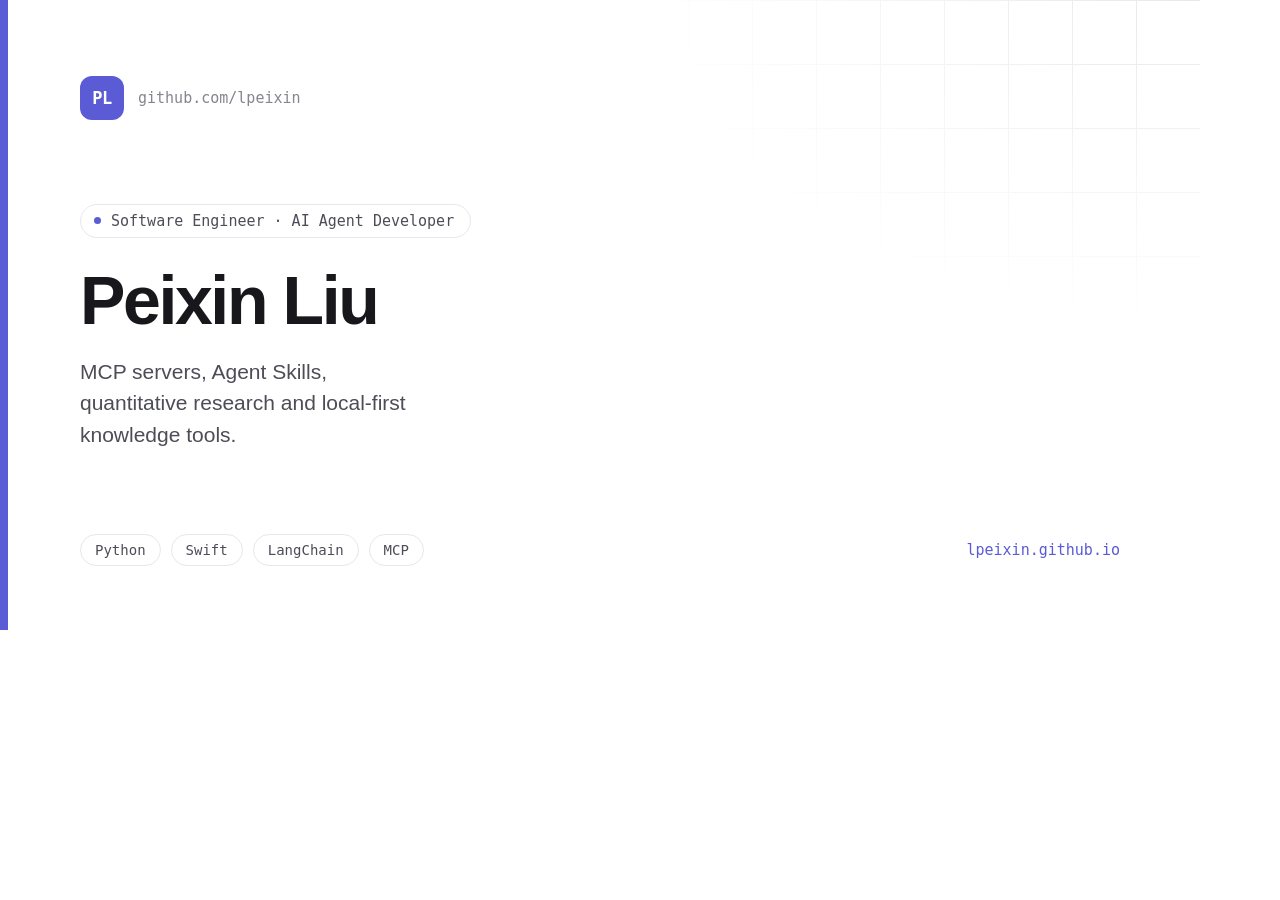
<file: assets/og-card.html>
<!DOCTYPE html>
<html lang="zh-Hans">
<head>
<meta charset="utf-8">
<title>OG card · 用无头浏览器截成 assets/og.png（1200×630）</title>
<style>
  /* 这个文件不参与站点页面，只用来生成 assets/og.png。
     改完重新截图即可：见 README「社交分享卡片」一节。 */
  * { margin: 0; padding: 0; box-sizing: border-box; }
  html, body { width: 1200px; height: 630px; overflow: hidden; }

  body {
    position: relative;
    display: flex;
    flex-direction: column;
    justify-content: space-between;
    padding: 76px 80px 64px;
    background: #ffffff;
    color: #17171c;
    font-family: -apple-system, BlinkMacSystemFont, "Segoe UI", "PingFang SC",
                 "Noto Sans SC", "Microsoft YaHei", sans-serif;
    -webkit-font-smoothing: antialiased;
  }

  /* 右上角极轻的网格，和站内首屏呼应 */
  .grid {
    position: absolute;
    inset: 0 0 auto auto;
    width: 640px;
    height: 460px;
    background-image:
      linear-gradient(to right, #e8e8ec 1px, transparent 1px),
      linear-gradient(to bottom, #e8e8ec 1px, transparent 1px);
    background-size: 64px 64px;
    -webkit-mask-image: radial-gradient(120% 100% at 100% 0%, #000 0%, transparent 72%);
    mask-image: radial-gradient(120% 100% at 100% 0%, #000 0%, transparent 72%);
  }

  .top { position: relative; display: flex; align-items: center; gap: 14px; }

  .mark {
    width: 44px; height: 44px;
    display: grid; place-items: center;
    border-radius: 12px;
    background: #5b5bd6;
    color: #fff;
    font-family: ui-monospace, SFMono-Regular, Menlo, monospace;
    font-size: 17px; font-weight: 700; letter-spacing: -0.5px;
  }
  .handle {
    font-family: ui-monospace, SFMono-Regular, Menlo, monospace;
    font-size: 15px; color: #85858f;
  }

  .mid { position: relative; }

  .role {
    display: inline-flex; align-items: center; gap: 10px;
    padding: 7px 16px 7px 13px;
    border: 1px solid #e8e8ec;
    border-radius: 999px;
    font-family: ui-monospace, SFMono-Regular, Menlo, monospace;
    font-size: 15px; color: #4d4d58;
    margin-bottom: 26px;
  }
  .role i { width: 7px; height: 7px; border-radius: 50%; background: #5b5bd6; }

  h1 {
    font-size: 68px;
    line-height: 1.06;
    letter-spacing: -0.035em;
    font-weight: 700;
  }

  .sub {
    margin-top: 20px;
    font-size: 21px;
    line-height: 1.5;
    color: #4d4d58;
    max-width: 30ch;
  }

  .bot {
    position: relative;
    display: flex;
    align-items: center;
    gap: 10px;
  }
  .tag {
    padding: 7px 14px;
    border: 1px solid #e8e8ec;
    border-radius: 999px;
    font-family: ui-monospace, SFMono-Regular, Menlo, monospace;
    font-size: 14px;
    color: #4d4d58;
  }
  .url {
    margin-left: auto;
    font-family: ui-monospace, SFMono-Regular, Menlo, monospace;
    font-size: 15px;
    color: #5b5bd6;
  }

  /* 左侧强调色竖条 */
  .bar {
    position: absolute;
    left: 0; top: 0; bottom: 0;
    width: 8px;
    background: #5b5bd6;
  }
</style>
</head>
<body>
  <div class="bar"></div>
  <div class="grid"></div>

  <div class="top">
    <span class="mark">PL</span>
    <span class="handle">github.com/lpeixin</span>
  </div>

  <div class="mid">
    <span class="role"><i></i>Software Engineer · AI Agent Developer</span>
    <h1>Peixin&nbsp;Liu</h1>
    <p class="sub">MCP servers, Agent Skills, quantitative research and local-first knowledge tools.</p>
  </div>

  <div class="bot">
    <span class="tag">Python</span>
    <span class="tag">Swift</span>
    <span class="tag">LangChain</span>
    <span class="tag">MCP</span>
    <span class="url">lpeixin.github.io</span>
  </div>
</body>
</html>
</file>
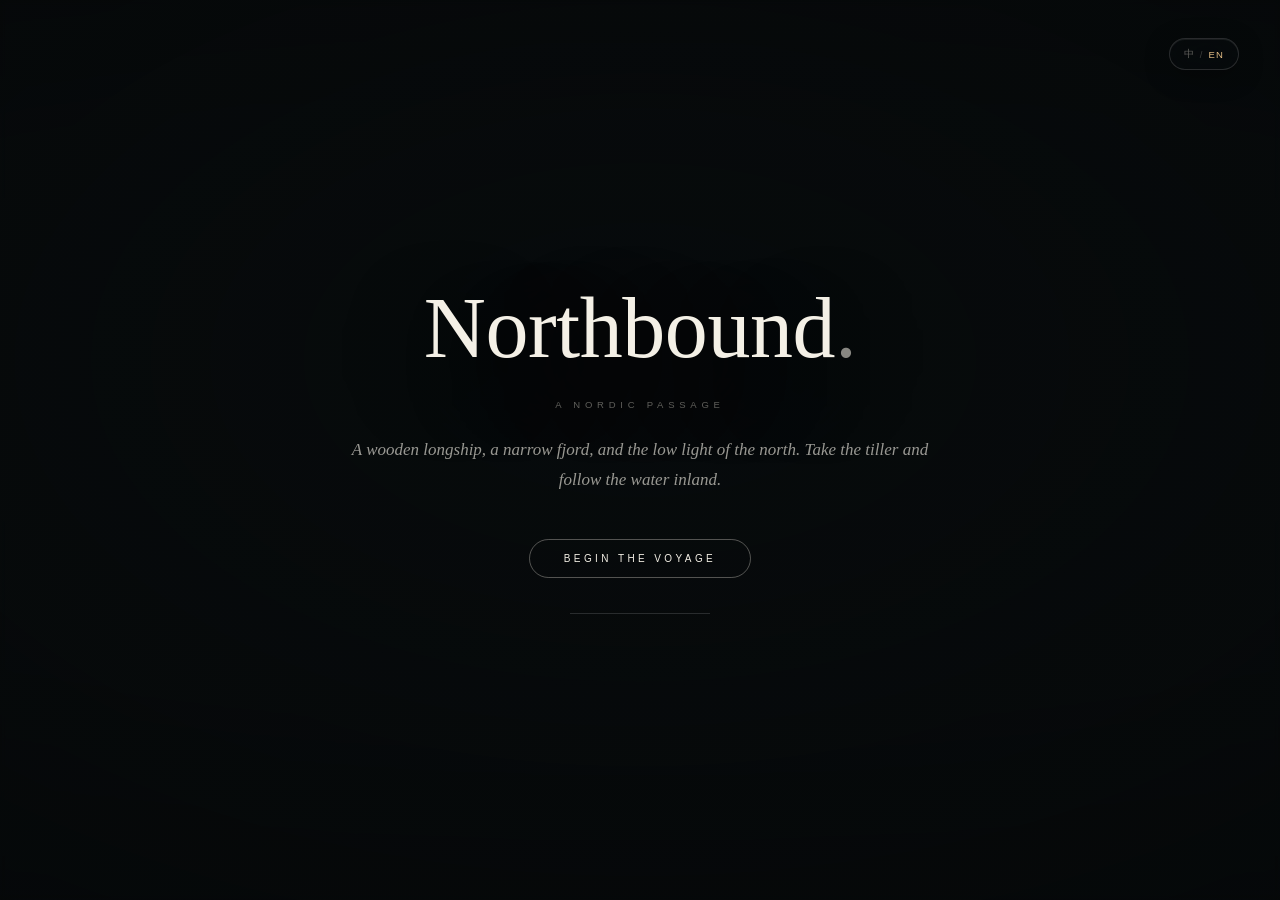
<file: playground/viking-longship-journey/src/shell.html>
<!DOCTYPE html>
<html lang="en">
<head>
<meta charset="utf-8" />
<meta name="viewport" content="width=device-width, initial-scale=1, maximum-scale=1, user-scalable=no, viewport-fit=cover" />
<title>Northbound — A Nordic Passage</title>
<meta name="description" content="An interactive 3D journey through a Nordic fjord aboard a Viking longship." />
<style>
  :root{
    --ink: #f4f0e6;
    --ink-dim: rgba(244,240,230,.62);
    --ink-faint: rgba(244,240,230,.38);
    --accent: #e3bd85;
    --glass: rgba(10,14,16,.34);
    --hair: rgba(255,255,255,.14);
    --serif: "Iowan Old Style", "Palatino Linotype", Palatino, "Book Antiqua", Georgia, "Songti SC", "STSong", "Noto Serif SC", "Source Han Serif SC", serif;
    --sans: "Helvetica Neue", "Inter", -apple-system, BlinkMacSystemFont, "Segoe UI", "PingFang SC", "Hiragino Sans GB", "Microsoft YaHei", "Noto Sans SC", Arial, sans-serif;
  }
  *{ box-sizing:border-box; -webkit-tap-highlight-color: transparent; }
  html,body{ margin:0; padding:0; height:100%; overflow:hidden; background:#070a0b; color:var(--ink); font-family:var(--sans); }
  body{ overscroll-behavior:none; }
  #c{ position:fixed; inset:0; width:100%; height:100%; display:block; touch-action:none; cursor:grab; }
  #c.dragging{ cursor:grabbing; }

  #grade{
    position:fixed; inset:0; pointer-events:none; z-index:2;
    background:
      radial-gradient(120% 90% at 50% 42%, rgba(0,0,0,0) 42%, rgba(3,6,7,.42) 100%),
      linear-gradient(to bottom, rgba(4,7,8,.28) 0%, rgba(0,0,0,0) 18%, rgba(0,0,0,0) 74%, rgba(4,7,8,.34) 100%);
    mix-blend-mode: multiply;
    opacity:.9;
  }

  #ui{ position:fixed; inset:0; z-index:3; pointer-events:none; }
  #ui > *{ pointer-events:none; }

  #brand{
    position:absolute; left:clamp(18px,3.2vw,44px); top:clamp(18px,3vw,40px);
    transition:opacity .8s ease, transform .8s ease;
  }
  #brand h1{
    font-family:var(--serif); font-weight:400; font-size:clamp(26px,3.2vw,40px);
    letter-spacing:.005em; margin:0; line-height:1;
    text-shadow:0 2px 24px rgba(0,0,0,.55), 0 1px 2px rgba(0,0,0,.4);
  }
  #brand p{
    margin:.72em 0 0 .18em; font-size:9px; letter-spacing:.46em; text-transform:uppercase;
    color:var(--ink-dim); text-shadow:0 1px 10px rgba(0,0,0,.6);
  }

  #chapter{
    position:absolute; left:clamp(18px,3.2vw,44px); bottom:clamp(104px,15vh,150px);
    opacity:0; transform:translateY(10px);
    transition:opacity 1.1s ease, transform 1.1s cubic-bezier(.2,.7,.2,1);
    max-width:min(46vw, 420px);
  }
  #chapter.show{ opacity:1; transform:none; }
  #chapter .num{
    font-size:9px; letter-spacing:.42em; text-transform:uppercase; color:var(--accent);
    display:block; margin-bottom:.9em; opacity:.9;
  }
  #chapter .ttl{
    font-family:var(--serif); font-size:clamp(19px,2.1vw,26px); line-height:1.24;
    color:rgba(248,245,237,.94); text-shadow:0 2px 18px rgba(0,0,0,.6);
  }
  #chapter .ttl em{ font-style:italic; color:rgba(248,245,237,.72); }

  #hint{
    position:absolute; left:50%; transform:translateX(-50%); bottom:clamp(88px,12vh,120px);
    font-size:9.5px; letter-spacing:.24em; text-transform:uppercase; color:var(--ink-faint);
    white-space:nowrap; transition:opacity 1.2s ease; text-shadow:0 1px 10px rgba(0,0,0,.7);
  }
  #hint b{ font-weight:400; color:var(--ink-dim); }

  #bar-wrap{
    position:absolute; left:0; right:0; bottom:0; display:flex; justify-content:center;
    padding:0 14px calc(16px + env(safe-area-inset-bottom));
    transition:opacity .5s ease, transform .5s ease;
  }
  #bar{
    pointer-events:auto;
    display:flex; align-items:center; gap:2px;
    padding:6px; border-radius:999px;
    background:var(--glass);
    border:1px solid var(--hair);
    -webkit-backdrop-filter:blur(18px) saturate(1.25);
    backdrop-filter:blur(18px) saturate(1.25);
    box-shadow:0 10px 40px rgba(0,0,0,.4), inset 0 1px 0 rgba(255,255,255,.07);
    max-width:calc(100vw - 24px); flex-wrap:wrap; justify-content:center;
  }
  .btn{
    pointer-events:auto;
    appearance:none; background:transparent; border:0; color:rgba(244,240,230,.66);
    font-family:var(--sans); font-size:9.5px; letter-spacing:.18em; text-transform:uppercase;
    height:32px; padding:0 12px; border-radius:999px; cursor:pointer;
    display:inline-flex; align-items:center; gap:7px; white-space:nowrap;
    transition:background .25s ease, color .25s ease, opacity .25s ease;
  }
  .btn:hover{ background:rgba(255,255,255,.08); color:rgba(244,240,230,.95); }
  .btn:focus-visible{ outline:1px solid rgba(227,189,133,.7); outline-offset:1px; }
  .btn.is-on{ color:var(--accent); }
  .btn.is-on::before{
    content:""; width:4px; height:4px; border-radius:50%; background:var(--accent);
    box-shadow:0 0 8px rgba(227,189,133,.8); margin-left:-1px;
  }
  .btn .ico{ width:13px; height:13px; display:block; opacity:.85; }
  .sep{ width:1px; height:18px; background:rgba(255,255,255,.12); margin:0 4px; flex:0 0 auto; }
  .lang-btn{ gap:5px; letter-spacing:.12em; }
  .lang-btn .lang-sep{ font-style:normal; opacity:.35; }
  .lang-btn [data-l]{ transition:color .25s ease, opacity .25s ease; color:var(--ink-faint); }
  html[lang^="zh"] .lang-btn [data-l="zh"],
  html[lang="en"] .lang-btn [data-l="en"]{ color:var(--accent); font-weight:500; }
  #intro-lang{
    position:absolute; top:clamp(18px,3vw,40px); right:clamp(18px,3.2vw,44px);
    background:var(--glass); border:1px solid var(--hair);
    -webkit-backdrop-filter:blur(18px) saturate(1.25); backdrop-filter:blur(18px) saturate(1.25);
    box-shadow:0 6px 24px rgba(0,0,0,.35), inset 0 1px 0 rgba(255,255,255,.07);
    padding:0 14px;
  }

  html[lang^="zh"] #brand p{ font-size:10.5px; letter-spacing:.38em; }
  html[lang^="zh"] #chapter .num{ font-size:10.5px; letter-spacing:.32em; }
  html[lang^="zh"] #chapter .ttl em{ font-style:normal; }
  html[lang^="zh"] #hint{ font-size:11px; letter-spacing:.16em; }
  html[lang^="zh"] .btn{ font-size:11px; letter-spacing:.1em; }
  html[lang^="zh"] #intro .sub{ font-size:11px; letter-spacing:.42em; }
  html[lang^="zh"] #intro .lede{ font-style:normal; line-height:1.9; }
  html[lang^="zh"] #begin{ font-size:11.5px; letter-spacing:.28em; }

  #intro{
    position:absolute; inset:0; display:grid; place-items:center; z-index:5;
    background:radial-gradient(120% 100% at 50% 40%, rgba(8,12,14,.35) 0%, rgba(6,9,10,.86) 72%, rgba(4,6,7,.96) 100%);
    -webkit-backdrop-filter:blur(3px); backdrop-filter:blur(3px);
    transition:opacity 1.4s ease, visibility 1.4s;
  }
  #intro.gone{ opacity:0; visibility:hidden; }
  /* the chrome stays out of the title card's way */
  body.intro-up #brand, body.intro-up #chapter, body.intro-up #hint, body.intro-up #bar { opacity:0; pointer-events:none; }
  #brand, #chapter, #hint, #bar { transition:opacity 1.1s ease; }
  #intro .inner{ text-align:center; padding:24px; max-width:680px; }
  #intro h2{
    font-family:var(--serif); font-weight:400; font-size:clamp(44px,8vw,86px); line-height:.98;
    margin:0 0 .34em; letter-spacing:-.005em;
    text-shadow:0 24px 80px rgba(0,0,0,.6);
  }
  #intro .sub{
    font-size:9.5px; letter-spacing:.5em; text-transform:uppercase; color:var(--ink-faint);
    margin:0 0 2.6em;
  }
  #intro .lede{
    font-family:var(--serif); font-size:clamp(14px,1.5vw,17px); line-height:1.75;
    color:rgba(244,240,230,.62); margin:0 auto 2.6em; max-width:34em; font-style:italic;
  }
  #begin{
    pointer-events:auto; appearance:none; cursor:pointer;
    background:transparent; color:var(--ink);
    border:1px solid rgba(244,240,230,.32); border-radius:999px;
    padding:13px 34px; font-family:var(--sans); font-size:10px; letter-spacing:.34em; text-transform:uppercase;
    transition:background .4s ease, border-color .4s ease, letter-spacing .6s ease;
  }
  #begin:hover{ background:rgba(244,240,230,.1); border-color:rgba(244,240,230,.6); letter-spacing:.4em; }
  #loadbar{ width:140px; height:1px; background:rgba(255,255,255,.14); margin:2.2em auto 0; overflow:hidden; }
  #loadbar i{ display:block; height:100%; width:0%; background:var(--accent); transition:width .4s ease; }

  #touch{
    position:absolute; inset:auto 0 calc(74px + env(safe-area-inset-bottom)) 0;
    display:none; justify-content:space-between; padding:0 14px;
  }
  #touch.on{ display:flex; }
  .tpad{ display:flex; gap:8px; pointer-events:auto; }
  .tbtn{
    pointer-events:auto; width:56px; height:56px; border-radius:50%;
    border:1px solid rgba(255,255,255,.16); background:rgba(10,14,16,.32);
    -webkit-backdrop-filter:blur(12px); backdrop-filter:blur(12px);
    color:rgba(244,240,230,.8); font-size:18px; display:grid; place-items:center;
    user-select:none; touch-action:none;
  }
  .tbtn:active{ background:rgba(227,189,133,.22); }

  #dot{
    position:absolute; left:50%; bottom:24px; transform:translateX(-50%);
    width:34px; height:34px; border-radius:50%; border:1px solid rgba(255,255,255,.2);
    background:rgba(10,14,16,.35); display:none; place-items:center; pointer-events:auto; cursor:pointer;
  }
  #dot span{ width:4px; height:4px; border-radius:50%; background:rgba(255,255,255,.7); }

  body.ui-hidden #brand,
  body.ui-hidden #chapter,
  body.ui-hidden #hint,
  body.ui-hidden #bar-wrap,
  body.ui-hidden #touch{ opacity:0; pointer-events:none; transform:translateY(8px); }
  body.ui-hidden #dot{ display:grid; }

  #err{
    position:fixed; left:50%; top:50%; transform:translate(-50%,-50%); z-index:20;
    display:none; max-width:520px; padding:22px 26px; border:1px solid rgba(255,255,255,.16);
    background:rgba(8,10,12,.92); border-radius:10px; font-size:13px; line-height:1.6; color:#eee;
  }

  @media (max-width: 760px){
    #brand p{ letter-spacing:.34em; }
    #chapter{ bottom:auto; top:calc(96px + env(safe-area-inset-top)); max-width:70vw; }
    #hint{ display:none; }
    .btn{ padding:0 9px; font-size:9px; letter-spacing:.12em; height:30px; }
    html[lang^="zh"] .btn{ font-size:10px; letter-spacing:.06em; }
    .btn .label-long{ display:none; }
    .sep{ margin:0 2px; }
    #bar{ gap:0; padding:5px; }
    #bar-wrap{ padding-bottom:calc(10px + env(safe-area-inset-bottom)); }
  }
</style>
</head>
<body class="intro-up">
<canvas id="c"></canvas>
<div id="grade"></div>

<div id="ui">
  <header id="brand">
    <h1 id="brand-title">Northbound.</h1>
    <p id="brand-sub">A Nordic Passage</p>
  </header>

  <div id="chapter">
    <span class="num"></span>
    <div class="ttl"></div>
  </div>

  <div id="hint"><b>A</b> / <b>D</b> steer &nbsp;·&nbsp; <b>W</b> / <b>S</b> speed &nbsp;·&nbsp; drag to look</div>

  <div id="bar-wrap">
    <div id="bar">
      <button class="btn" id="b-follow" data-cam="follow" title="Follow camera">Follow</button>
      <button class="btn" id="b-orbit" data-cam="orbit" title="Orbit camera">Orbit</button>
      <button class="btn" id="b-cinema" data-cam="cinema" title="Cinematic camera">Cinema</button>
      <span class="sep"></span>
      <button class="btn" id="b-light" title="Change light">Morning</button>
      <span class="sep"></span>
      <button class="btn" id="b-auto" title="Automatic journey">Auto</button>
      <button class="btn" id="b-sound" title="Sound">Sound</button>
      <span class="sep"></span>
      <button class="btn" id="b-pause" title="Pause">Pause</button>
      <button class="btn" id="b-reset" title="Reset">Reset</button>
      <button class="btn" id="b-full" title="Fullscreen">Full</button>
      <button class="btn" id="b-hide" title="Hide interface">Hide</button>
      <span class="sep"></span>
      <button class="btn lang-btn" id="b-lang" title="Switch language"><span data-l="zh">中</span><i class="lang-sep">/</i><span data-l="en">EN</span></button>
    </div>
  </div>

  <div id="touch">
    <div class="tpad">
      <div class="tbtn" id="t-left">&#8592;</div>
      <div class="tbtn" id="t-right">&#8594;</div>
    </div>
    <div class="tpad">
      <div class="tbtn" id="t-slow">&#8722;</div>
      <div class="tbtn" id="t-fast">+</div>
    </div>
  </div>

  <div id="dot" title="Show interface"><span></span></div>
</div>

<div id="intro">
  <button class="btn lang-btn" id="intro-lang" title="Switch language"><span data-l="zh">中</span><i class="lang-sep">/</i><span data-l="en">EN</span></button>
  <div class="inner">
    <h2 id="intro-title">Northbound<span style="opacity:.55">.</span></h2>
    <p class="sub" id="intro-sub">A Nordic Passage</p>
    <p class="lede" id="intro-lede">A wooden longship, a narrow fjord, and the low light of the north. Take the tiller and follow the water inland.</p>
    <button id="begin">Begin the voyage</button>
    <div id="loadbar"><i></i></div>
  </div>
</div>

<div id="err"></div>

<script>/*__THREE__*/</script>
<script>/*__APP__*/</script>
</body>
</html>
</file>
